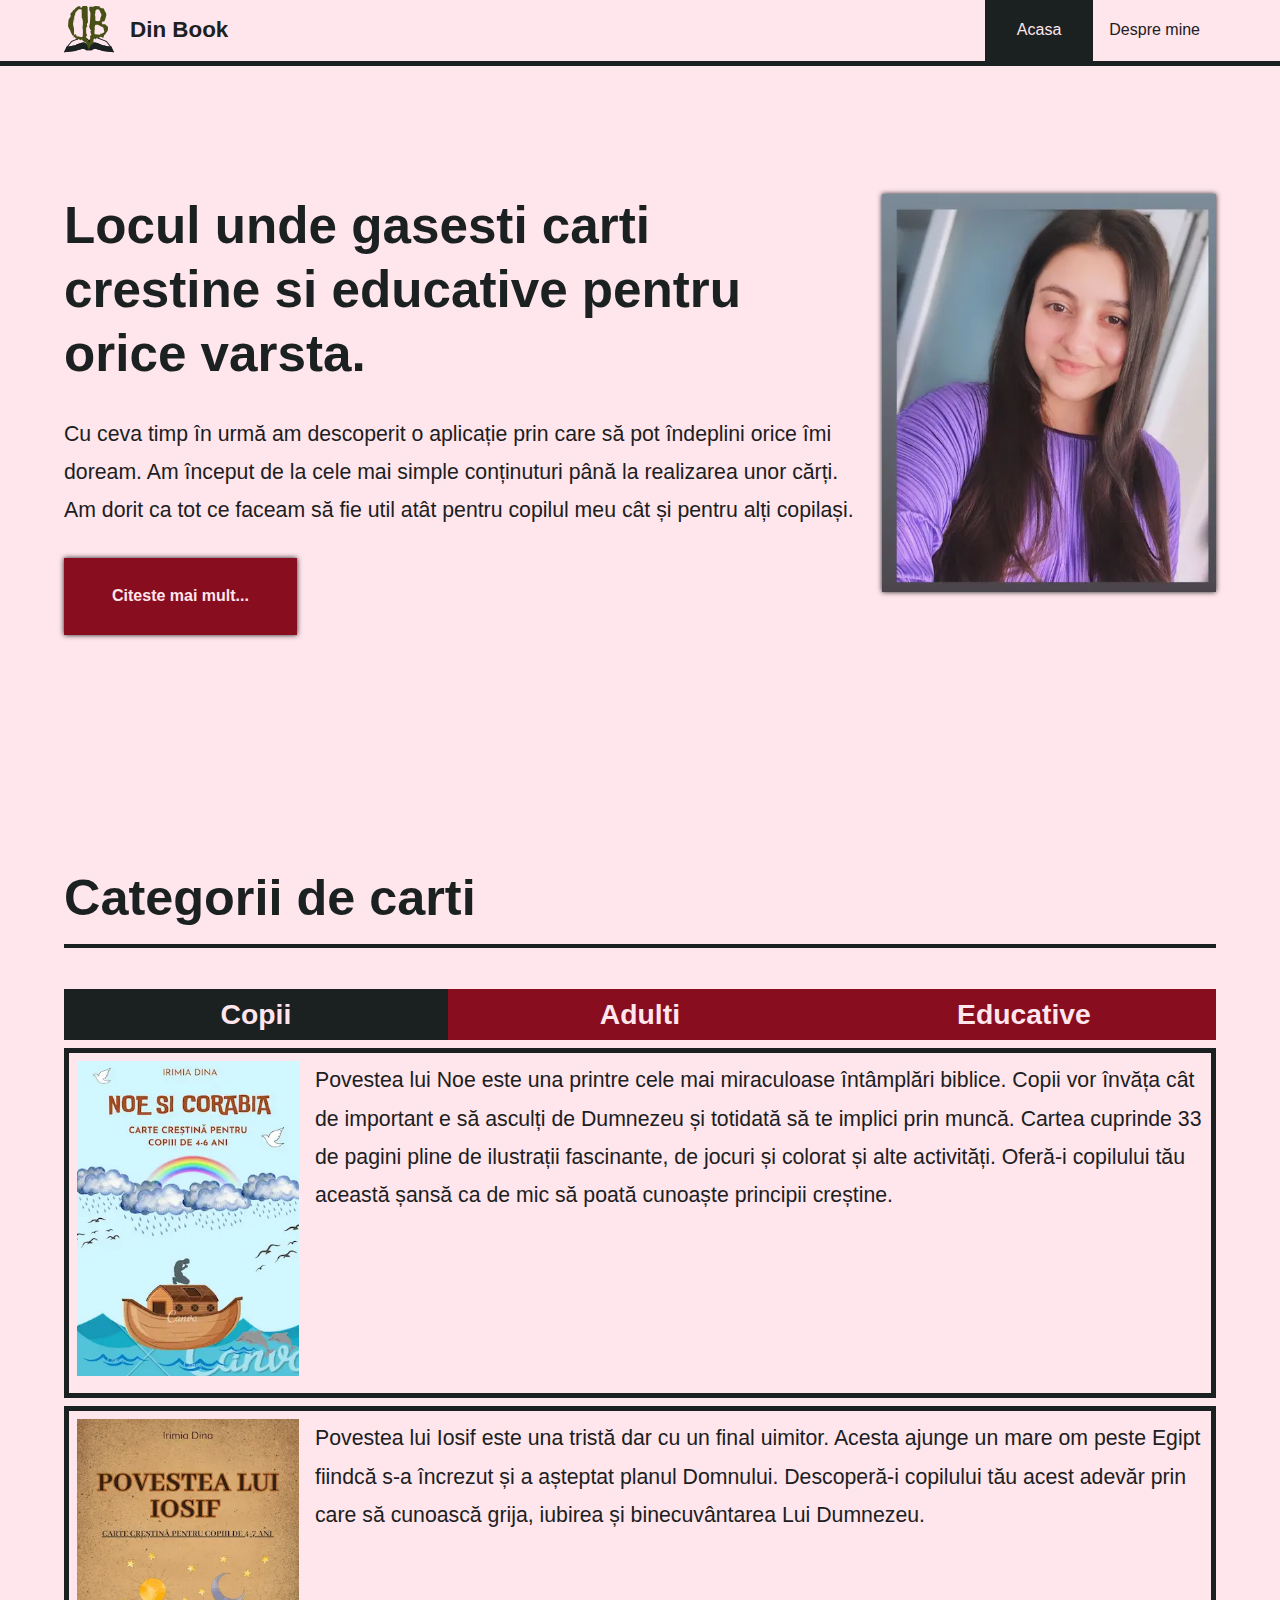
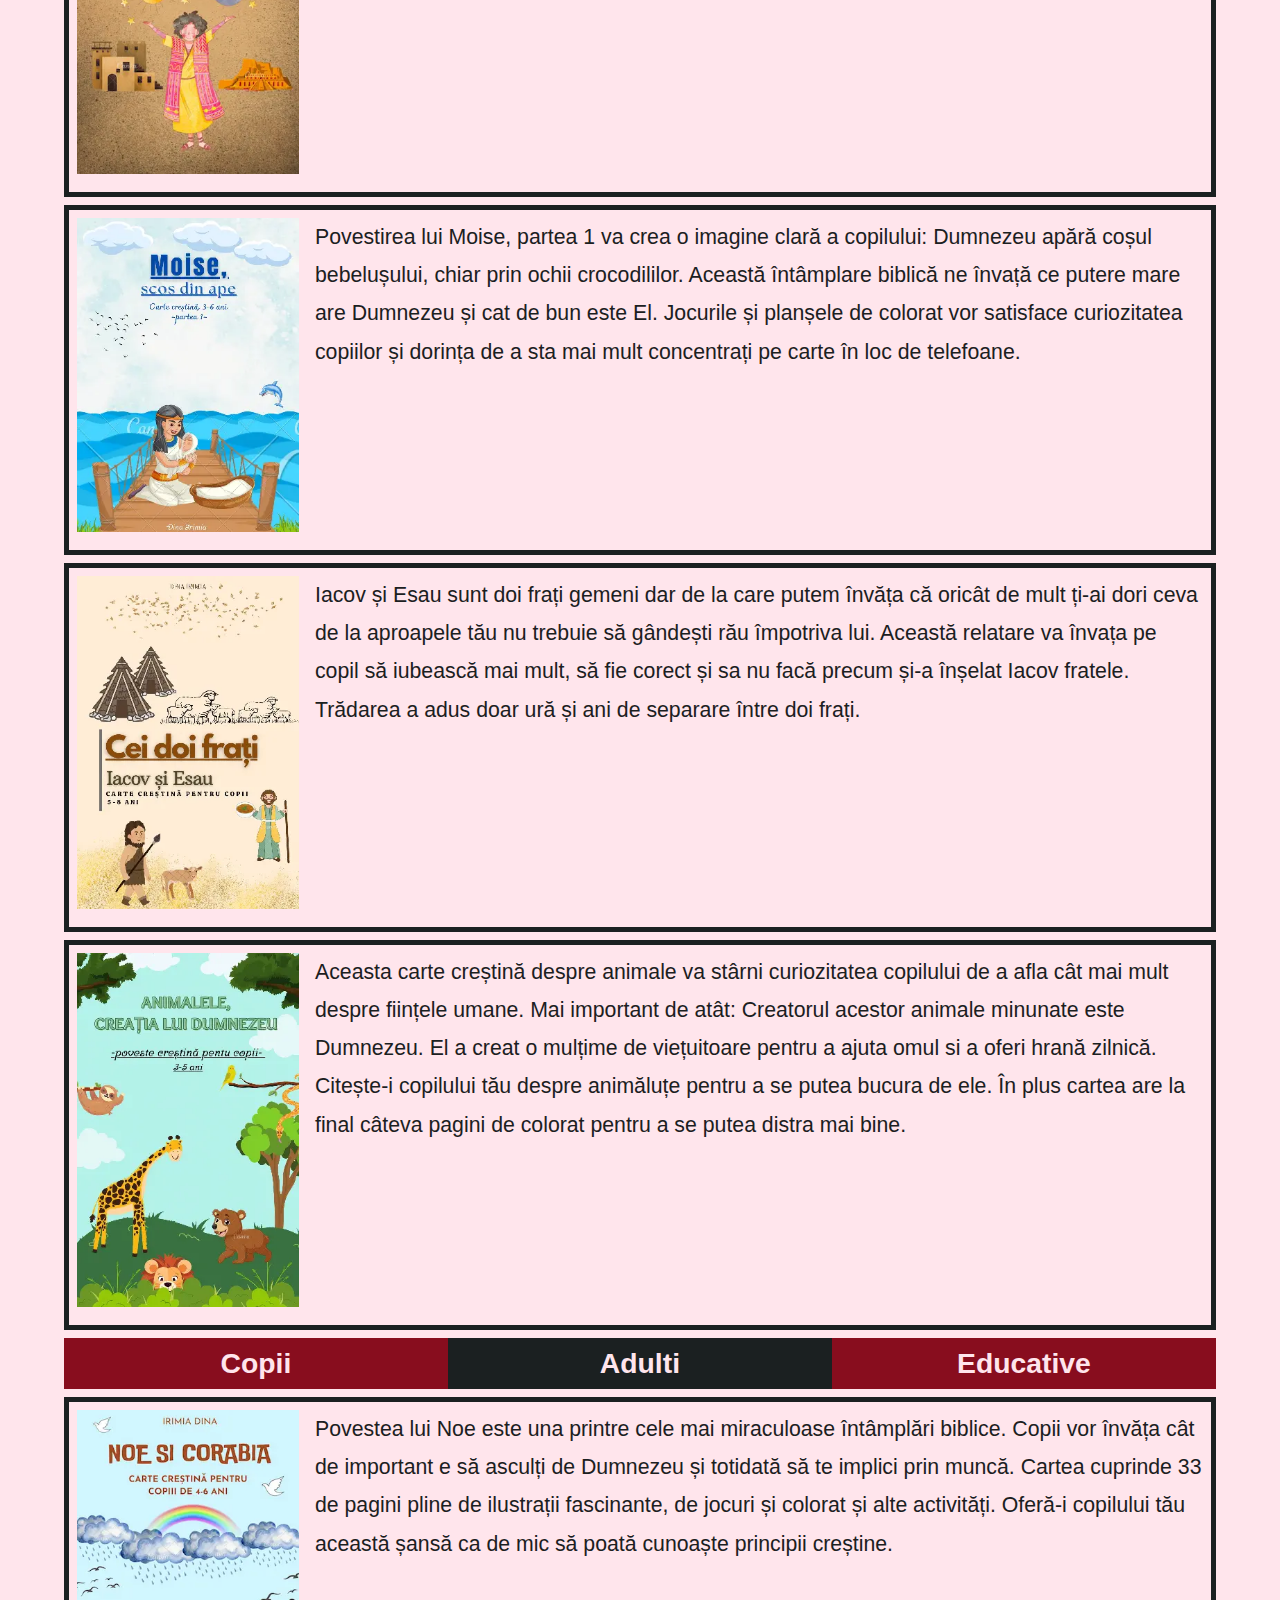
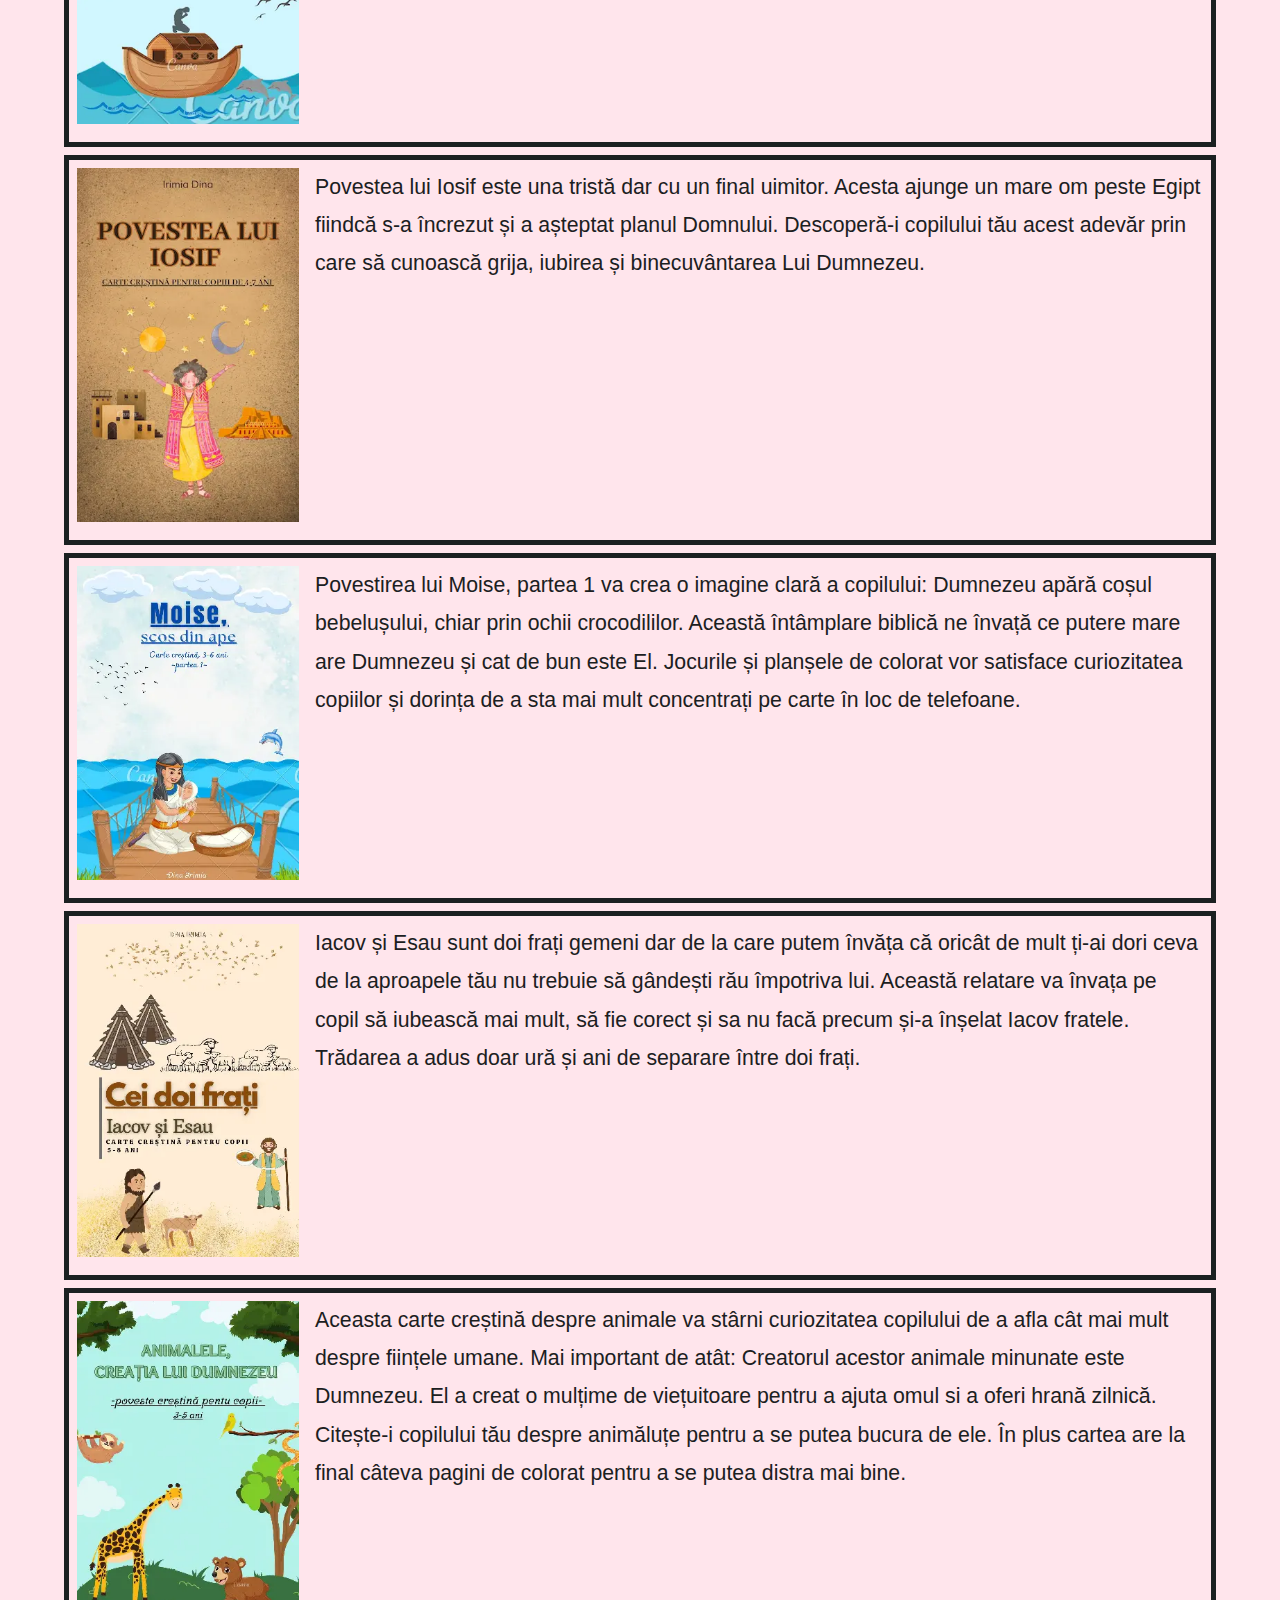
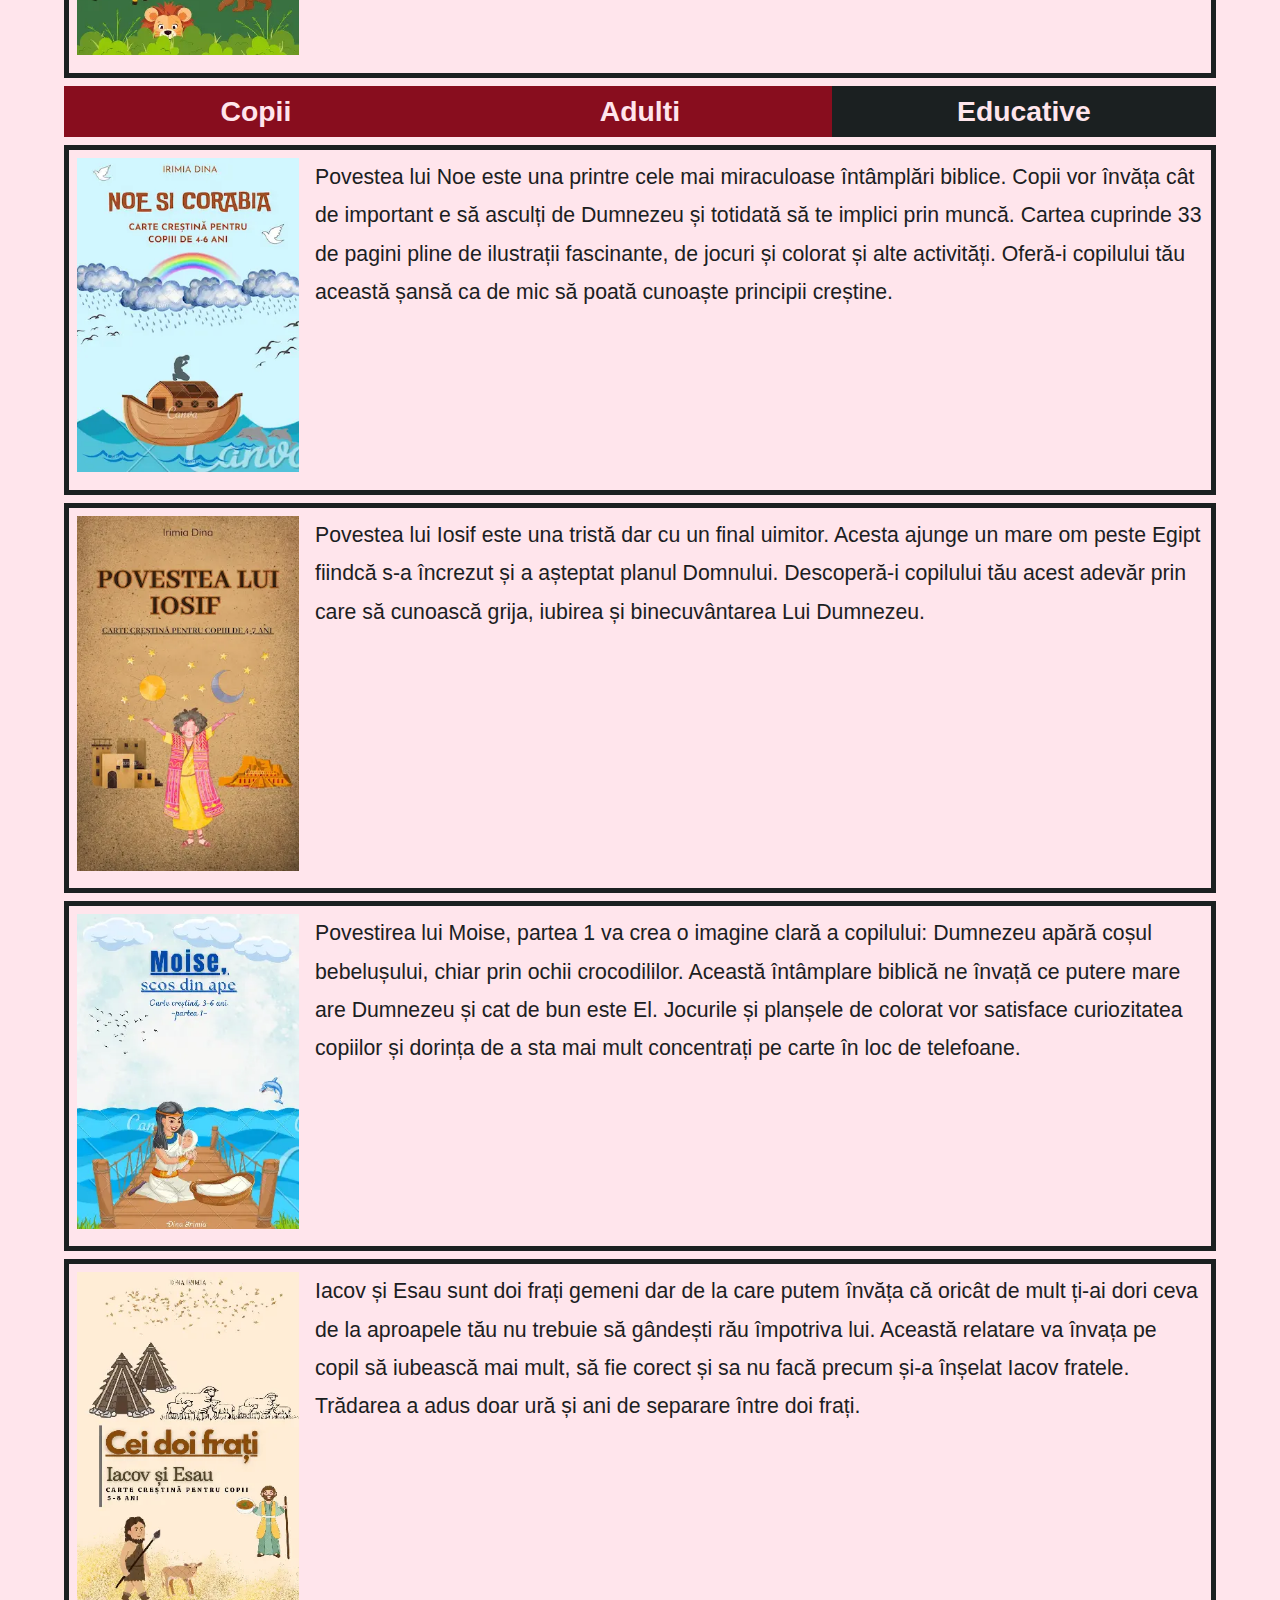
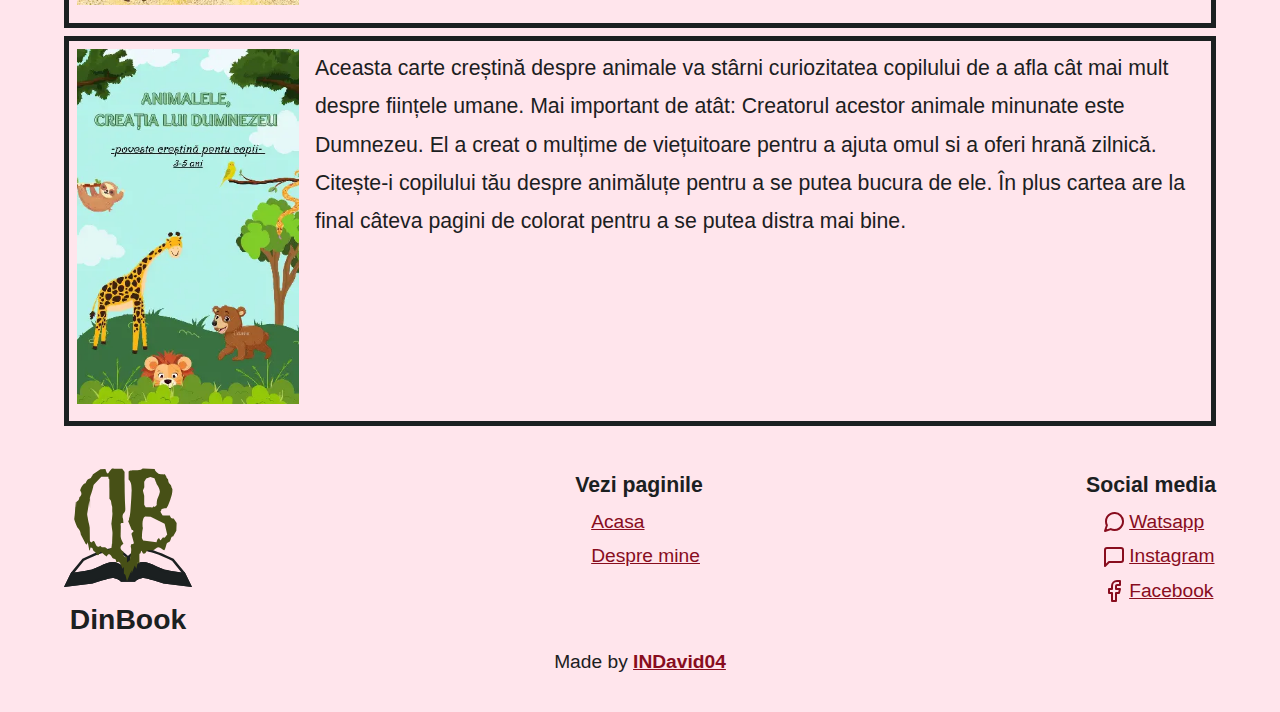
<file: index.html>
<!DOCTYPE html>
<html lang="ro">
<head>
    <meta charset="UTF-8">
    <meta name="viewport" content="width=device-width, initial-scale=1.0">

    <!-- SEO -->
    <meta name="robots" content="index, follow, max-image-preview:large, max-snippet:-1, max-video-preview:-1" />
    <meta http-equiv="X-UA-Compatible" content="IE=edge" />
    <meta name="description" content="Locul in care gasesti carti crestine si educative pentru orice categorie de varsta, de la copii pana la adulti" />
    <link rel="canonical" href="https://dinbook.github.io/acasa/" />
    <meta property="og:title" content="Din Book | Acasa" />
    <meta property="og:description" content="Locul in care gasesti carti crestine si educative pentru orice categorie de varsta, de la copii pana la adulti" />
    <meta property="og:site_name" content="Din Book" />
    <meta property="og:type" content="website" />
    <meta property="og:locale" content="ro_RO" />
    <meta property="og:url" content="https://dinbook.github.io/acasa/" />
    <meta property="og:image" content="./og-image.webp" />
    <meta property="og:image:width" content="1200" />
    <meta property="og:image:height" content="630" />
    <meta property="og:image:alt" content="Ilustartie pentru site-ul de prezentare a cartilor realizate de Irimia Dina" />
    <meta property="article:publisher" content="https://www.facebook.com/dina.irimia" />
    <meta property="article:published_time" content="2024-09-03T17:19:00+03:00" />
    <meta property="article:modified_time" content="2024-09-03T17:19:01+03:00" />
    <meta name="twitter:site" content="@INDavid04" />
    <meta name="twitter:creator" content="@INDavid04" />
    <meta name="twitter:card" content="summary_large_image" />

    <!-- Favicon -->
    <link rel="apple-touch-icon" sizes="180x180" href="./assets/img/apple-touch-icon.png">
    <link rel="icon" type="image/png" sizes="32x32" href="./assets/img/favicon-32x32.png">
    <link rel="icon" type="image/png" sizes="16x16" href="./assets/img/favicon-16x16.png">
    <link rel="manifest" href="./assets/img/site.webmanifest">
    <link rel="mask-icon" href="./assets/img/safari-pinned-tab.svg" color="#375c00">
    <meta name="msapplication-TileColor" content="#da532c">
    <meta name="theme-color" content="#ffffff">
    <link rel="stylesheet" href="./assets/css/styles.css">
    <title>DinBook | Acasa</title>
</head>
<body>
    <header class="container" id="header">
        <a class="LogoContainer" href="./" title="Mergi catre pagina principala">
            <img class="LogoImg" src="./assets/img/logo.svg" alt="DinBook logo with D and B letters on the opened book">
            <p class="LogoP">Din Book</p>
        </a>
        <div class="MenuContainer">
            <label class="HamburgerMenu">
                <input type="checkbox">
            </label>
            <nav class="Menu">
                <ul class="MenuList">
                    <li class="MenuListItem active">Acasa</li>
                    <li class="MenuListItem"><a href="./despre.html" title="Mergi catre pagina informativa">Despre mine</a></li>
                </ul>
            </nav>
        </div>
    </header>

    <main>
        <section class="HeroSection container row">
            <div class="HeroText col-1">
                <h1 class="HeroMotto">Locul unde gasesti carti crestine si educative pentru orice varsta.</h1>
                <br>
                <p class="HeroP">Cu ceva timp în urmă am descoperit o aplicație prin care să pot îndeplini orice îmi doream. Am început de la cele mai simple conținuturi până la realizarea unor cărți. Am dorit ca tot ce faceam să fie util atât pentru copilul meu cât și pentru alți copilași.</p>
                <br>
                <a class="HeroCTA" href="./despre.html" title="Vezi pagina despre mine!">Citeste mai mult...</a>
            </div>
            <img class="col-2 HeroImg" src="./assets/img/h1.webp" width="400" height="auto" alt="Fata intr-o rochie galben-verzuie pe o banca in parc">
        </section>
        <section class="CategorySection container">
            <h2 class="SectionTitle">Categorii de carti</h2>
            <article id="copii" class="Category">
                <h3 class="CategoryTitle">
                    <span class="CategoryName">Copii</span>
                    <a href="#adulti" class="CategoryName CategoryLink">Adulti</a>
                    <a href="#educative" class="CategoryName CategoryLink">Educative</a>
                </h3>
                <div class="Books">
                    <div class="Book">
                        <div class="BookImg">
                            <img src="./assets/img/noe.webp" alt="Noe si corabia - carte crestina pentru copii de 4-8 ani">
                        </div>
                        <p class="BookDescription">Povestea lui Noe este una printre cele mai miraculoase întâmplări biblice. Copii vor învăța cât de important e să asculți de Dumnezeu și totidată să te implici prin muncă. Cartea cuprinde 33 de pagini pline de ilustrații fascinante, de jocuri și colorat și alte activități. Oferă-i copilului tău această șansă ca de mic să poată cunoaște principii creștine.</p>
                    </div>
                    <div class="Book">
                        <div class="BookImg">
                            <img src="./assets/img/iosif.webp" alt="Povestea lui Iosif - carte crestina pentru copii de 4-8 ani" width="200">
                        </div>
                        <p class="BookDescription">Povestea lui Iosif este una tristă dar cu un final uimitor. Acesta ajunge un mare om peste Egipt fiindcă s-a încrezut și a așteptat planul Domnului. Descoperă-i copilului tău acest adevăr prin care să cunoască grija, iubirea și binecuvântarea Lui Dumnezeu.</p>
                    </div>
                    <div class="Book">
                        <div class="BookImg">
                            <img src="./assets/img/moise.webp" alt="Povestirea lui Moise - carte crestina pentru copii de 4-8 ani" width="200">
                        </div>
                        <p class="BookDescription">Povestirea lui Moise, partea 1 va crea o imagine clară a copilului: Dumnezeu apără  coșul bebelușului, chiar prin ochii crocodililor. Această întâmplare biblică ne învață ce putere mare are Dumnezeu și cat de bun este El. Jocurile și planșele de colorat vor satisface curiozitatea copiilor și dorința de a sta mai mult concentrați pe carte în loc de telefoane.</p>
                    </div>
                    <div class="Book">
                        <div class="BookImg">
                            <img src="./assets/img/iacov.webp" alt="Povestea celor doi frati: Iacov si Esau - carte crestina pentru copii de 4-8 ani" width="200">
                        </div>
                        <p class="BookDescription">Iacov și Esau sunt doi frați gemeni dar de la care putem învăța că oricât de mult ți-ai dori ceva de la aproapele tău nu trebuie să gândești rău împotriva lui. Această relatare  va învața pe copil să iubească mai mult, să fie corect și sa nu facă precum și-a înșelat Iacov fratele. Trădarea a adus doar ură și ani de separare între doi frați.</p>
                    </div>
                    <div class="Book">
                        <div class="BookImg">
                            <img src="./assets/img/animale.webp" alt="Povestea animalelor - carte crestina pentru copii de 4-8 ani" width="200">
                        </div>
                        <p class="BookDescription">Aceasta carte creștină despre animale va stârni curiozitatea copilului de a afla cât mai mult despre ființele umane. Mai important de atât: Creatorul acestor animale minunate este Dumnezeu. El a creat o mulțime de viețuitoare pentru a ajuta omul si a oferi hrană zilnică. Citește-i copilului tău despre animăluțe pentru a se putea bucura de ele. În plus cartea are la final câteva pagini de colorat pentru a se putea distra mai bine.</p>
                    </div>
                </div>
            </article>
            <article id="adulti" class="Category">
                <h3 class="CategoryTitle">
                    <a href="#copii" class="CategoryName CategoryLink">Copii</a>
                    <span class="CategoryName">Adulti</span>
                    <a href="#educative" class="CategoryName CategoryLink">Educative</a>
                </h3>
                <div class="Books">
                    <div class="Book">
                        <div class="BookImg">
                            <img src="./assets/img/noe.webp" alt="Noe si corabia - carte crestina pentru copii de 4-8 ani">
                        </div>
                        <p class="BookDescription">Povestea lui Noe este una printre cele mai miraculoase întâmplări biblice. Copii vor învăța cât de important e să asculți de Dumnezeu și totidată să te implici prin muncă. Cartea cuprinde 33 de pagini pline de ilustrații fascinante, de jocuri și colorat și alte activități. Oferă-i copilului tău această șansă ca de mic să poată cunoaște principii creștine.</p>
                    </div>
                    <div class="Book">
                        <div class="BookImg">
                            <img src="./assets/img/iosif.webp" alt="Povestea lui Iosif - carte crestina pentru copii de 4-8 ani" width="200">
                        </div>
                        <p class="BookDescription">Povestea lui Iosif este una tristă dar cu un final uimitor. Acesta ajunge un mare om peste Egipt fiindcă s-a încrezut și a așteptat planul Domnului. Descoperă-i copilului tău acest adevăr prin care să cunoască grija, iubirea și binecuvântarea Lui Dumnezeu.</p>
                    </div>
                    <div class="Book">
                        <div class="BookImg">
                            <img src="./assets/img/moise.webp" alt="Povestirea lui Moise - carte crestina pentru copii de 4-8 ani" width="200">
                        </div>
                        <p class="BookDescription">Povestirea lui Moise, partea 1 va crea o imagine clară a copilului: Dumnezeu apără  coșul bebelușului, chiar prin ochii crocodililor. Această întâmplare biblică ne învață ce putere mare are Dumnezeu și cat de bun este El. Jocurile și planșele de colorat vor satisface curiozitatea copiilor și dorința de a sta mai mult concentrați pe carte în loc de telefoane.</p>
                    </div>
                    <div class="Book">
                        <div class="BookImg">
                            <img src="./assets/img/iacov.webp" alt="Povestea celor doi frati: Iacov si Esau - carte crestina pentru copii de 4-8 ani" width="200">
                        </div>
                        <p class="BookDescription">Iacov și Esau sunt doi frați gemeni dar de la care putem învăța că oricât de mult ți-ai dori ceva de la aproapele tău nu trebuie să gândești rău împotriva lui. Această relatare  va învața pe copil să iubească mai mult, să fie corect și sa nu facă precum și-a înșelat Iacov fratele. Trădarea a adus doar ură și ani de separare între doi frați.</p>
                    </div>
                    <div class="Book">
                        <div class="BookImg">
                            <img src="./assets/img/animale.webp" alt="Povestea animalelor - carte crestina pentru copii de 4-8 ani" width="200">
                        </div>
                        <p class="BookDescription">Aceasta carte creștină despre animale va stârni curiozitatea copilului de a afla cât mai mult despre ființele umane. Mai important de atât: Creatorul acestor animale minunate este Dumnezeu. El a creat o mulțime de viețuitoare pentru a ajuta omul si a oferi hrană zilnică. Citește-i copilului tău despre animăluțe pentru a se putea bucura de ele. În plus cartea are la final câteva pagini de colorat pentru a se putea distra mai bine.</p>
                    </div>
                </div>
            </article>
            <article id="educative" class="Category">
                <h3 class="CategoryTitle">
                    <a href="#copii" class="CategoryName CategoryLink">Copii</a>
                    <a href="#adulti" class="CategoryName CategoryLink">Adulti</a>
                    <span class="CategoryName">Educative</span>
                </h3>
                <div class="Books">
                    <div class="Book">
                        <div class="BookImg">
                            <img src="./assets/img/noe.webp" alt="Noe si corabia - carte crestina pentru copii de 4-8 ani">
                        </div>
                        <p class="BookDescription">Povestea lui Noe este una printre cele mai miraculoase întâmplări biblice. Copii vor învăța cât de important e să asculți de Dumnezeu și totidată să te implici prin muncă. Cartea cuprinde 33 de pagini pline de ilustrații fascinante, de jocuri și colorat și alte activități. Oferă-i copilului tău această șansă ca de mic să poată cunoaște principii creștine.</p>
                    </div>
                    <div class="Book">
                        <div class="BookImg">
                            <img src="./assets/img/iosif.webp" alt="Povestea lui Iosif - carte crestina pentru copii de 4-8 ani" width="200">
                        </div>
                        <p class="BookDescription">Povestea lui Iosif este una tristă dar cu un final uimitor. Acesta ajunge un mare om peste Egipt fiindcă s-a încrezut și a așteptat planul Domnului. Descoperă-i copilului tău acest adevăr prin care să cunoască grija, iubirea și binecuvântarea Lui Dumnezeu.</p>
                    </div>
                    <div class="Book">
                        <div class="BookImg">
                            <img src="./assets/img/moise.webp" alt="Povestirea lui Moise - carte crestina pentru copii de 4-8 ani" width="200">
                        </div>
                        <p class="BookDescription">Povestirea lui Moise, partea 1 va crea o imagine clară a copilului: Dumnezeu apără  coșul bebelușului, chiar prin ochii crocodililor. Această întâmplare biblică ne învață ce putere mare are Dumnezeu și cat de bun este El. Jocurile și planșele de colorat vor satisface curiozitatea copiilor și dorința de a sta mai mult concentrați pe carte în loc de telefoane.</p>
                    </div>
                    <div class="Book">
                        <div class="BookImg">
                            <img src="./assets/img/iacov.webp" alt="Povestea celor doi frati: Iacov si Esau - carte crestina pentru copii de 4-8 ani" width="200">
                        </div>
                        <p class="BookDescription">Iacov și Esau sunt doi frați gemeni dar de la care putem învăța că oricât de mult ți-ai dori ceva de la aproapele tău nu trebuie să gândești rău împotriva lui. Această relatare  va învața pe copil să iubească mai mult, să fie corect și sa nu facă precum și-a înșelat Iacov fratele. Trădarea a adus doar ură și ani de separare între doi frați.</p>
                    </div>
                    <div class="Book">
                        <div class="BookImg">
                            <img src="./assets/img/animale.webp" alt="Povestea animalelor - carte crestina pentru copii de 4-8 ani" width="200">
                        </div>
                        <p class="BookDescription">Aceasta carte creștină despre animale va stârni curiozitatea copilului de a afla cât mai mult despre ființele umane. Mai important de atât: Creatorul acestor animale minunate este Dumnezeu. El a creat o mulțime de viețuitoare pentru a ajuta omul si a oferi hrană zilnică. Citește-i copilului tău despre animăluțe pentru a se putea bucura de ele. În plus cartea are la final câteva pagini de colorat pentru a se putea distra mai bine.</p>
                    </div>
                </div>
            </article>
        </section>
    </main>
    
    <footer>
        <div class="FooterRow container">
            <a href="./" title="Mergi catre pagina principala chiar acum!" class="FooterLogo">
                <img src="./assets/img/logo.svg" alt="DinBook logo with D and B letters on the opened book" class="FooterLogoImg">
                <h3 class="FooterLogoText">DinBook</h3>
            </a>
            <div class="FooterPages">
                <h4 class="FooterTitle">Vezi paginile</h4>
                <ol class="FooterList">
                    <li class="FooterListItem"><a href="./" title="Mergi catre pagina principala" class="FooterLink">Acasa</a></li>
                    <li class="FooterListItem"><a href="./despre.html" title="Mergi catre pagina despre mine" class="FooterLink">Despre mine</a></li>
                </ol>
            </div>
            <div class="FooterSocial">
                <h4 class="FooterTitle">Social media</h4>
                <ol class="FooterList">
                    <li class="FooterListItem">
                        <a href="https://wa.me/+40755953262?text=Buna!%20As%20dori%20mai%20multe%20detalii%20despre%20cartile%20tale!" title="Trimite-mi un mesaj pe Watsapp chiar acum!" class="FooterLink" target="_blank" rel="noopener noreferrer">
                            <svg xmlns="http://www.w3.org/2000/svg" width="24" height="24" viewBox="0 0 24 24" fill="none" stroke="currentColor" stroke-width="2" stroke-linecap="round" stroke-linejoin="round"><path d="M21 11.5a8.38 8.38 0 0 1-.9 3.8 8.5 8.5 0 0 1-7.6 4.7 8.38 8.38 0 0 1-3.8-.9L3 21l1.9-5.7a8.38 8.38 0 0 1-.9-3.8 8.5 8.5 0 0 1 4.7-7.6 8.38 8.38 0 0 1 3.8-.9h.5a8.48 8.48 0 0 1 8 8v.5z"></path></svg>
                            <span>Watsapp</span>
                        </a>
                    </li>
                    <li class="FooterListItem">
                        <a href="https://www.instagram.com/irimia_dina/" title="Vezi profilul meu de Instagram chiar acum!" class="FooterLink" target="_blank" rel="noopener noreferrer">
                            <svg xmlns="http://www.w3.org/2000/svg" width="24" height="24" viewBox="0 0 24 24" fill="none" stroke="currentColor" stroke-width="2" stroke-linecap="round" stroke-linejoin="round"><path d="M21 15a2 2 0 0 1-2 2H7l-4 4V5a2 2 0 0 1 2-2h14a2 2 0 0 1 2 2z"></path></svg>
                            <span>Instagram</span>
                        </a>
                    </li>
                    <li class="FooterListItem">
                        <a href="https://www.facebook.com/dina.irimia" title="Vezi profilul meu de Facebook chiar acum!" class="FooterLink" target="_blank" rel="noopener noreferrer">
                            <svg xmlns="http://www.w3.org/2000/svg" width="24" height="24" viewBox="0 0 24 24" fill="none" stroke="currentColor" stroke-width="2" stroke-linecap="round" stroke-linejoin="round"> <path d="M18 2h-3a5 5 0 0 0-5 5v3H7v4h3v8h4v-8h3l1-4h-4V7a1 1 0 0 1 1-1h3z"></path></svg>
                            <span>Facebook</span>
                        </a>
                    </li>
                </ol>
            </div>
        </div>
        <p class="FooterCopyright">Made by <a href="https://indavid04.github.io/portofolio/" title="Vezi portofoliul creatorului paginii" class="FooterCopyLink" target="_blank" rel="noopener noreferrer">INDavid04</a></p>
    </footer>
</body>
</html>
</file>
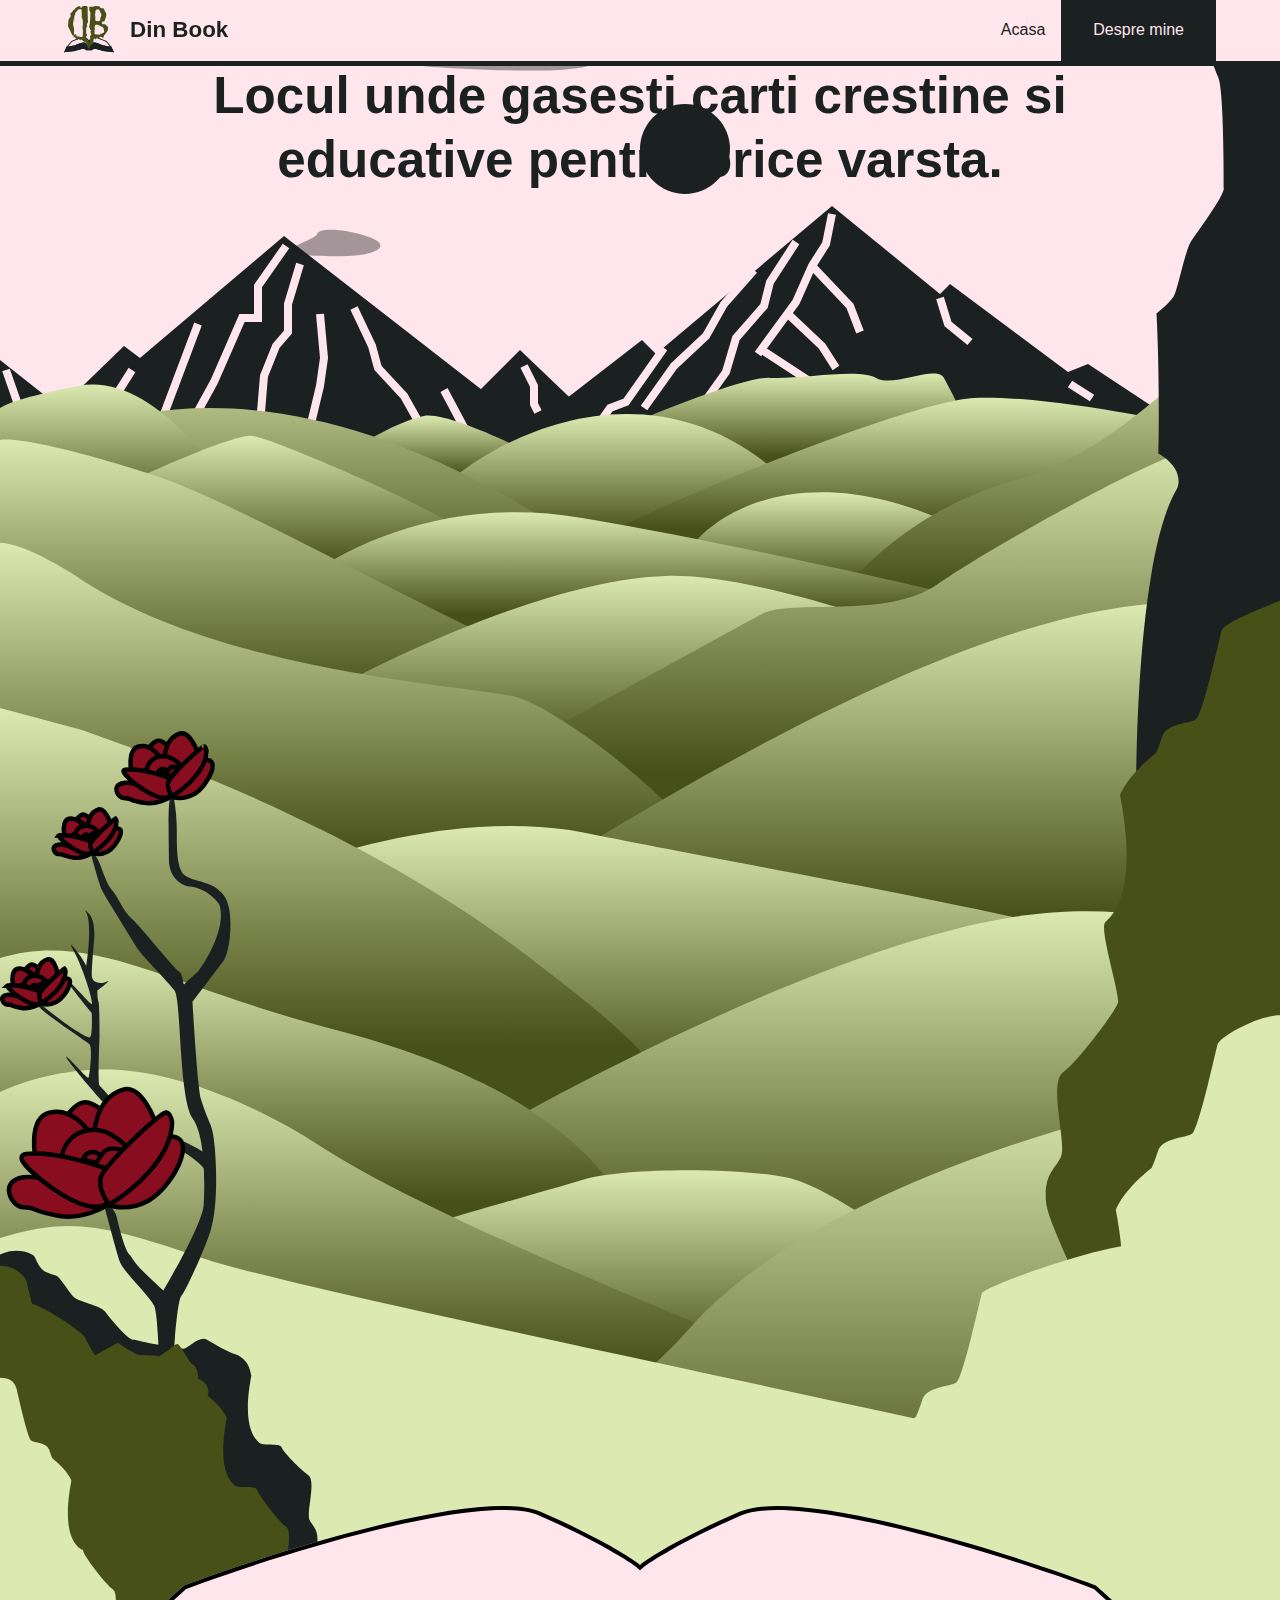
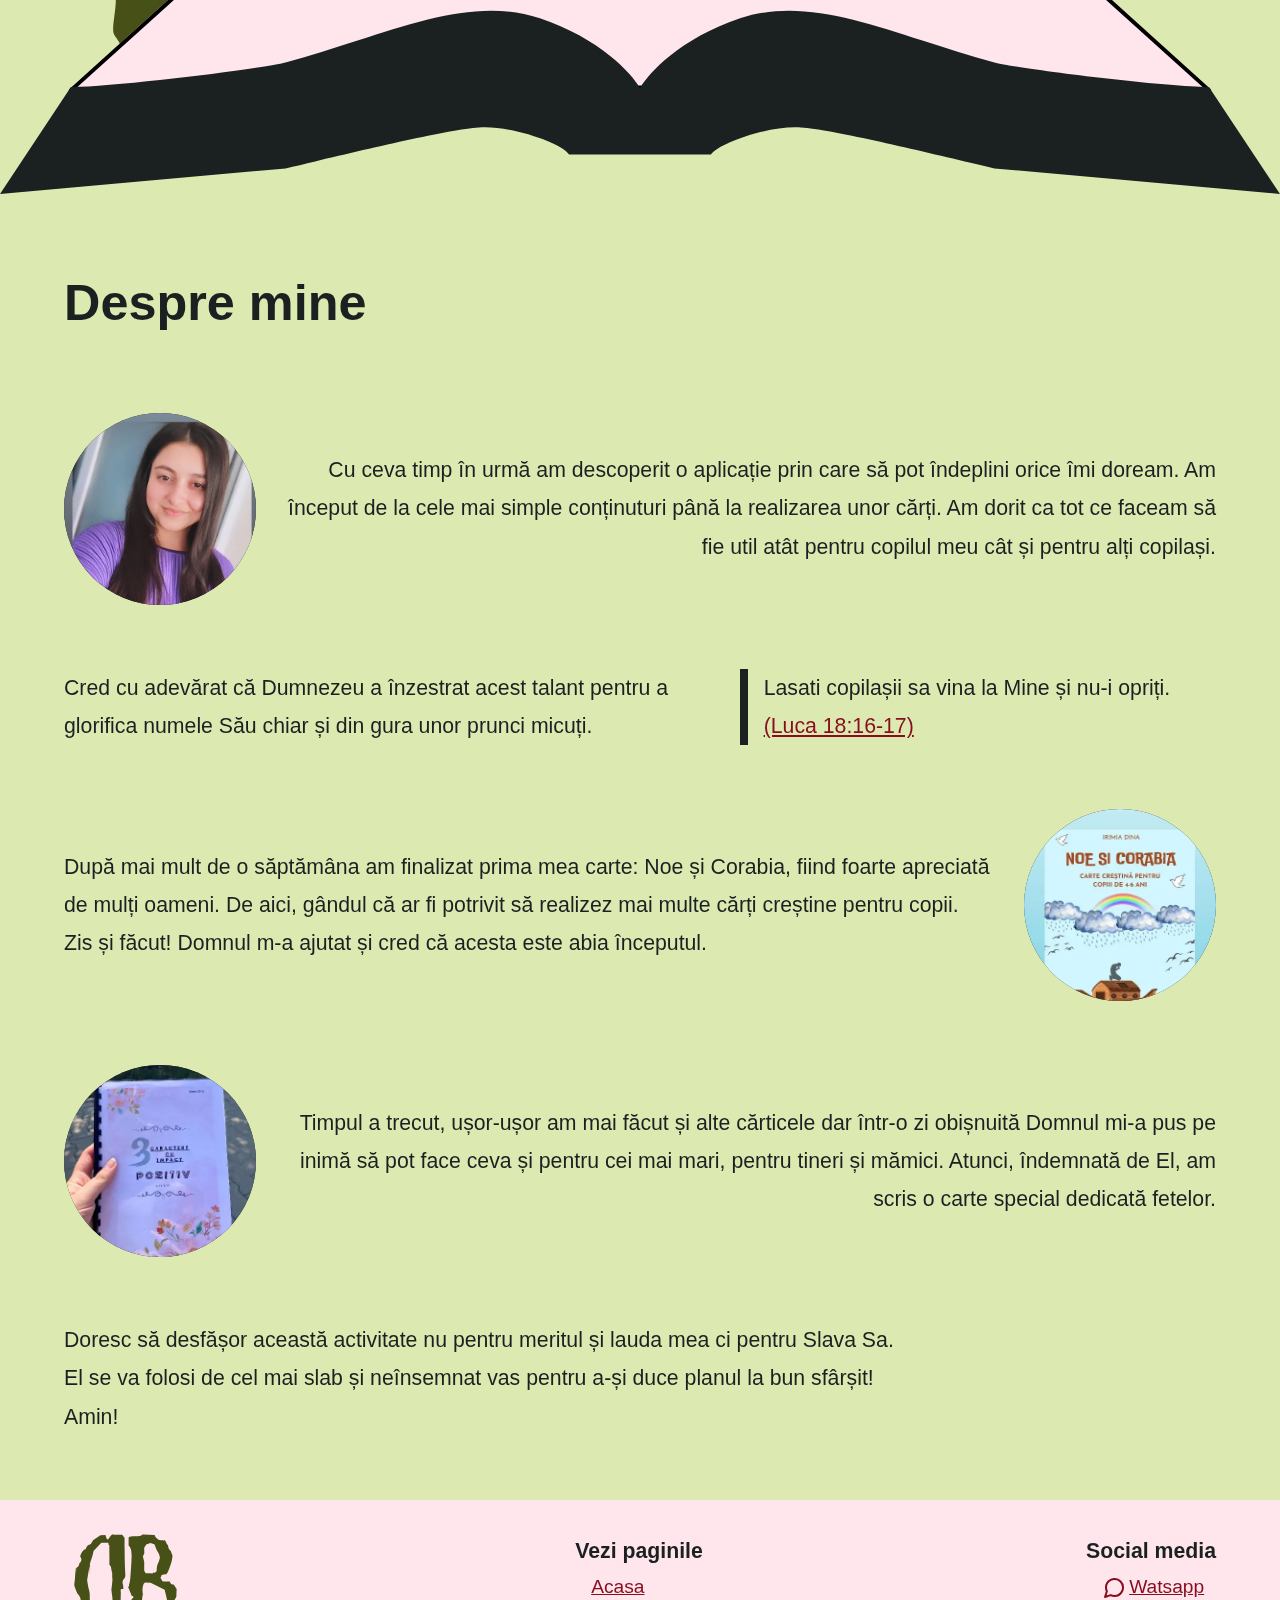
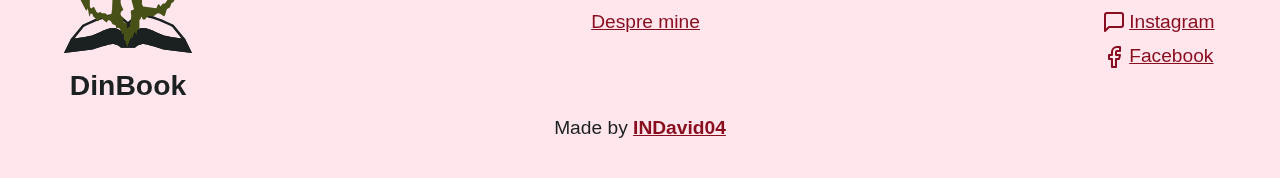
<file: despre.html>
<!DOCTYPE html>
<html lang="ro">
<head>
    <meta charset="UTF-8">
    <meta name="viewport" content="width=device-width, initial-scale=1.0">

    <!-- SEO -->
    <meta name="robots" content="index, follow, max-image-preview:large, max-snippet:-1, max-video-preview:-1" />
    <meta http-equiv="X-UA-Compatible" content="IE=edge" />
    <meta name="description" content="Locul in care gasesti carti crestine si educative pentru orice categorie de varsta, de la copii pana la adulti" />
    <link rel="canonical" href="https://dinbook.github.io/acasa/" />
    <meta property="og:title" content="Din Book | Acasa" />
    <meta property="og:description" content="Locul in care gasesti carti crestine si educative pentru orice categorie de varsta, de la copii pana la adulti" />
    <meta property="og:site_name" content="Din Book" />
    <meta property="og:type" content="website" />
    <meta property="og:locale" content="ro_RO" />
    <meta property="og:url" content="https://dinbook.github.io/acasa/" />
    <meta property="og:image" content="./og-image.webp" />
    <meta property="og:image:width" content="1200" />
    <meta property="og:image:height" content="630" />
    <meta property="og:image:alt" content="Ilustartie pentru site-ul de prezentare a cartilor realizate de Irimia Dina" />
    <meta property="article:publisher" content="https://www.facebook.com/dina.irimia" />
    <meta property="article:published_time" content="2024-09-03T17:19:00+03:00" />
    <meta property="article:modified_time" content="2024-09-03T17:19:01+03:00" />
    <meta name="twitter:site" content="@INDavid04" />
    <meta name="twitter:creator" content="@INDavid04" />
    <meta name="twitter:card" content="summary_large_image" />

    <!-- Favicon -->
    <link rel="apple-touch-icon" sizes="180x180" href="./assets/img/apple-touch-icon.png">
    <link rel="icon" type="image/png" sizes="32x32" href="./assets/img/favicon-32x32.png">
    <link rel="icon" type="image/png" sizes="16x16" href="./assets/img/favicon-16x16.png">
    <link rel="manifest" href="./assets/img/site.webmanifest">
    <link rel="mask-icon" href="./assets/img/safari-pinned-tab.svg" color="#375c00">
    <meta name="msapplication-TileColor" content="#da532c">
    <meta name="theme-color" content="#ffffff">
    <link rel="stylesheet" href="./assets/css/styles.css">
    <title>DinBook | Despre mine</title>
</head>
<body>
    <header class="container" id="header">
        <a class="LogoContainer" href="./" title="Mergi catre pagina principala">
            <img class="LogoImg" src="./assets/img/logo.svg" alt="DinBook logo with D and B letters on the opened book">
            <p class="LogoP">Din Book</p>
        </a>
        <div class="MenuContainer">
            <label class="HamburgerMenu">
                <input type="checkbox">
            </label>
            <nav class="Menu">
                <ul class="MenuList">
                    <li class="MenuListItem"><a href="./" title="Mergi catre pagina principala">Acasa</a></li>
                    <li class="MenuListItem active">Despre mine</li>
                </ul>
            </nav>
        </div>
    </header>

    <main>
        <section class="HeroParallax">
            <h1 class="ParallaxText">Locul unde gasesti carti crestine si educative pentru orice varsta.</h1>
            <img src="./assets/img/sun.svg" alt="sun" id="sun">
            <img src="./assets/img/mountains.svg" alt="mountains" id="mountains">
            <img src="./assets/img/clouds.svg" alt="clouds" id="clouds">
            <img src="./assets/img/hills.svg" alt="hills" id="hills">
            <img src="./assets/img/right.svg" alt="right" id="right">
            <img src="./assets/img/left.svg" alt="left" id="left">
            <img src="./assets/img/book.svg" alt="book" id="book">
        </section>

        <section class="HeroAbout container">
            <h2>Despre mine</h2>
            <div class="About">
                <div class="AboutImg">
                    <img src="./assets/img/h1.webp" alt="Fata intro bluza mov cu parul negru">
                </div>
                <p class="AboutP align-right">Cu ceva timp în urmă am descoperit o aplicație prin care să pot îndeplini orice îmi doream. Am început de la cele mai simple conținuturi până la realizarea unor cărți. Am dorit ca tot ce faceam să fie util atât pentru copilul meu cât și pentru alți copilași.</p> 
            </div>
            <div class="About">
                <p>Cred cu adevărat că Dumnezeu a înzestrat acest talant pentru a glorifica numele Său chiar și din gura unor prunci micuți.</p>
                <blockquote id="aboutCite" cite="https://www.bible.com/ro/bible/191/LUK.18.16-17.VDC">Lasati copilașii sa vina la Mine și nu-i opriți. <br> <a href="https://www.bible.com/ro/bible/191/LUK.18.16-17.VDC" title="Vezi sursa" target="_blank">(Luca 18:16-17)</a></blockquote>
            </div>
            <div class="About">
                <img src="./assets/img/h2.webp" class="AboutImg Noah" alt="Ilustratie cu arca lui noe, un curcubeu si un om care se roaga">
                <p class="AboutP Noah">După mai mult de o săptămâna am finalizat prima mea carte: Noe și Corabia, fiind foarte apreciată de mulți oameni. De aici, gândul că ar fi potrivit să realizez mai multe cărți creștine pentru copii. Zis și făcut! Domnul m-a ajutat și cred că acesta este abia începutul.</p>
            </div>
            <div class="About">
                <img src="./assets/img/h3.webp" class="AboutImg" alt="Jurnalul Trei caractere cu impact pozitiv">
                <p class="AboutP align-right">Timpul a trecut, ușor-ușor am mai făcut și alte cărticele dar într-o zi obișnuită Domnul mi-a pus pe inimă să pot face ceva și pentru cei mai mari, pentru tineri și mămici. Atunci, îndemnată de El, am scris o carte special dedicată fetelor.</p>
            </div>
            <p class="EndingParagraph">Doresc să desfășor această activitate nu pentru meritul și lauda mea ci pentru Slava Sa. <br> El se va folosi de cel mai slab și neînsemnat vas pentru a-și duce planul la bun sfârșit! <br> Amin!</p>
        </section>
    </main>
    
    <footer>
        <div class="FooterRow container">
            <a href="./" title="Mergi catre pagina principala chiar acum!" class="FooterLogo">
                <img src="./assets/img/logo.svg" alt="DinBook logo with D and B letters on the opened book" class="FooterLogoImg">
                <h3 class="FooterLogoText">DinBook</h3>
            </a>
            <div class="FooterPages">
                <h4 class="FooterTitle">Vezi paginile</h4>
                <ol class="FooterList">
                    <li class="FooterListItem"><a href="./" title="Mergi catre pagina principala" class="FooterLink">Acasa</a></li>
                    <li class="FooterListItem"><a href="./despre.html" title="Mergi catre pagina despre mine" class="FooterLink">Despre mine</a></li>
                </ol>
            </div>
            <div class="FooterSocial">
                <h4 class="FooterTitle">Social media</h4>
                <ol class="FooterList">
                    <li class="FooterListItem">
                        <a href="https://wa.me/+40755953262?text=Fie ca doresti mai multe informatii despre o anume carte sau chiar mai multe carti, fie ca ai dubii in privinta achizitiei, voi fi mai mult decat binevoitoare sa te ajut!" title="Trimite-mi un mesaj pe Watsapp chiar acum!" class="FooterLink" target="_blank" rel="noopener noreferrer">
                            <svg xmlns="http://www.w3.org/2000/svg" width="24" height="24" viewBox="0 0 24 24" fill="none" stroke="currentColor" stroke-width="2" stroke-linecap="round" stroke-linejoin="round"><path d="M21 11.5a8.38 8.38 0 0 1-.9 3.8 8.5 8.5 0 0 1-7.6 4.7 8.38 8.38 0 0 1-3.8-.9L3 21l1.9-5.7a8.38 8.38 0 0 1-.9-3.8 8.5 8.5 0 0 1 4.7-7.6 8.38 8.38 0 0 1 3.8-.9h.5a8.48 8.48 0 0 1 8 8v.5z"></path></svg>
                            <span>Watsapp</span>
                        </a>
                    </li>
                    <li class="FooterListItem">
                        <a href="https://www.instagram.com/irimia_dina/" title="Vezi profilul meu de Instagram chiar acum!" class="FooterLink" target="_blank" rel="noopener noreferrer">
                            <svg xmlns="http://www.w3.org/2000/svg" width="24" height="24" viewBox="0 0 24 24" fill="none" stroke="currentColor" stroke-width="2" stroke-linecap="round" stroke-linejoin="round"><path d="M21 15a2 2 0 0 1-2 2H7l-4 4V5a2 2 0 0 1 2-2h14a2 2 0 0 1 2 2z"></path></svg>
                            <span>Instagram</span>
                        </a>
                    </li>
                    <li class="FooterListItem">
                        <a href="https://www.facebook.com/dina.irimia" title="Vezi profilul meu de Facebook chiar acum!" class="FooterLink" target="_blank" rel="noopener noreferrer">
                            <svg xmlns="http://www.w3.org/2000/svg" width="24" height="24" viewBox="0 0 24 24" fill="none" stroke="currentColor" stroke-width="2" stroke-linecap="round" stroke-linejoin="round"> <path d="M18 2h-3a5 5 0 0 0-5 5v3H7v4h3v8h4v-8h3l1-4h-4V7a1 1 0 0 1 1-1h3z"></path></svg>
                            <span>Facebook</span>
                        </a>
                    </li>
                </ol>
            </div>
        </div>
        <p class="FooterCopyright">Made by <a href="https://indavid04.github.io/portofolio/" title="Vezi portofoliul creatorului paginii" class="FooterCopyLink" target="_blank" rel="noopener noreferrer">INDavid04</a></p>
    </footer>

    <script src="./assets/script.js"></script>
</body>
</html>
</file>
<file: assets/css/styles.css>
:root {
  --primary: #dceab2;
  --secondary: #475016;
  --cta: #880d1e;
  --light: #ffe5ec;
  --dark: #1b2021;
}

body {
  margin: 0;
  padding: 0;
  background-color: var(--light);
  color: var(--dark);
  font-family: Arial, Helvetica, sans-serif;
  font-size: 16px;
  line-height: 1.8;
  scroll-behavior: smooth;
}

h1 {
  font-size: clamp(3.15rem, 4vw, 5.61rem);
}

h2 {
  font-size: clamp(1.77rem, 5vw, 3.15rem);
}

h3 {
  font-size: clamp(1.33rem, 5vw, 1.77rem);
}

h4 {
  font-size: clamp(1rem, 5vw, 1.33rem);
}

p {
  font-size: clamp(1rem, 5vw, 1.33rem);
  margin: 0;
  max-width: 80ch;
}

blockquote {
  border-left: 0.5rem solid var(--dark);
  padding-left: 1rem;
  font-size: 1rem;
}
@media (min-width: 720px) {
  blockquote {
    font-size: 1.2rem;
  }
}
@media (min-width: 960px) {
  blockquote {
    font-size: 1.5rem;
  }
}
@media (min-width: 1600px) {
  blockquote {
    font-size: 2rem;
  }
}
@media (min-width: 2000px) {
  blockquote {
    width: 72rem;
  }
}

a {
  color: var(--cta);
}

a:hover {
  text-decoration: none;
}

img {
  max-width: 100%;
}

.container {
  padding: 0 1rem;
}
@media (min-width: 540px) {
  .container {
    padding: 0 2rem;
  }
}
@media (min-width: 720px) {
  .container {
    padding: 0 4rem;
  }
}
@media (min-width: 1600px) {
  .container {
    padding: 0 10rem;
  }
}

.row {
  display: flex;
  flex-direction: column;
}
@media (min-width: 768px) {
  .row {
    flex-direction: row;
    justify-content: space-between;
    align-items: flex-start;
  }
}

@media (min-width: 768px) {
  .col-1 {
    width: 69%;
  }
}

@media (min-width: 768px) {
  .col-2 {
    max-width: 29%;
  }
}

.active {
  display: flex;
  justify-content: center;
  padding: 1rem;
  color: var(--light);
}
@media (min-width: 600px) {
  .active {
    padding: 0 2rem;
    background-color: var(--dark);
    color: var(--light);
  }
}

@media (min-width: 540px) {
  .align-right {
    text-align: right;
  }
}

@media (min-width: 540px) {
  #aboutCite {
    margin: 0;
    width: 50rem;
  }
}

header {
  display: flex;
  justify-content: space-between;
  align-items: center;
  border-bottom: 5px solid var(--dark);
}

.LogoContainer {
  display: flex;
  align-items: center;
  gap: 1rem;
  text-decoration: none;
}

.LogoP {
  color: var(--dark);
  font-size: 1.4rem;
  font-weight: bold;
}

.LogoContainer:focus, .LogoContainer:hover {
  opacity: 0.8;
}

.HamburgerMenu {
  display: flex;
  flex-direction: column;
  gap: 0.4rem;
  padding-right: 1rem;
  cursor: pointer;
  transition: 0.2s;
}
@media (min-width: 600px) {
  .HamburgerMenu {
    display: none;
  }
}

.HamburgerMenu::before, .HamburgerMenu input, .HamburgerMenu::after {
  content: "";
  width: 3.25rem;
  height: 0.5rem;
  border-radius: 1rem;
  background-color: var(--dark);
  transition: 0.2s;
}

.HamburgerMenu input {
  margin: 0;
  padding: 0;
  -webkit-appearance: none;
     -moz-appearance: none;
          appearance: none;
  outline: none;
  pointer-events: none;
}

.HamburgerMenu:has(input:checked).HamburgerMenu {
  overflow: hidden;
}

.HamburgerMenu:has(input:checked)::before {
  rotate: 45deg;
  transform: translate3d(5.5rem, 0, 0);
}

.HamburgerMenu:has(input:checked) input {
  rotate: 230deg;
  background-color: var(--dark);
  height: 0.75rem;
  transform: translate3d(-0.2rem, 0rem, 0);
}

.HamburgerMenu:has(input:checked)::after {
  rotate: 130deg;
  background-color: var(--dark);
  height: 0.75rem;
  transform: translate3d(-0.7rem, 0.7rem, 0);
}

@media (max-width: 599px) {
  .HamburgerMenu:has(input:checked) + .Menu {
    display: block;
    position: absolute;
    top: 3.375rem;
    right: 0;
    bottom: 0;
    left: 0;
    text-align: center;
  }
}

.HamburgerMenu:has(input:checked) + .Menu > .MenuList {
  background-color: var(--dark);
}

.Menu {
  display: none;
  position: absolute;
  margin: 0;
  padding: 0;
  background-color: var(--light);
}
@media (min-width: 600px) {
  .Menu {
    display: flex;
    position: initial;
    transform: translate3d(0, 0, 0);
    color: var(--light);
  }
}

.MenuList {
  margin: 0;
  padding: 0;
}
@media (min-width: 600px) {
  .MenuList {
    display: flex;
    list-style: none;
  }
}

.MenuListItem {
  display: flex;
  align-items: center;
  gap: 2rem;
  text-decoration: none;
  transition: 0.2s;
  list-style: none;
  transition: 0.2s;
}

.MenuListItem a {
  display: inline-block;
  padding: 1rem;
  width: 100%;
  text-decoration: none;
  background-color: var(--light);
  color: var(--dark);
}

.MenuListItem a:focus, .MenuListItem a:hover {
  background-color: var(--cta);
  color: var(--light);
}

footer {
  padding: 2rem 0;
  background-color: var(--light);
  font-size: 1.2rem;
  text-align: center;
}

@media (min-width: 540px) {
  .FooterRow {
    display: flex;
    align-items: flex-start;
    justify-content: space-between;
  }
}

.FooterLogo {
  text-decoration: none;
  color: var(--dark);
}

.FooterLogo:focus, .FooterLogo:hover {
  opacity: 0.8;
}

.FooterLogoImg {
  display: block;
  margin: 0 auto;
  width: 12rem;
}
@media (min-width: 540px) {
  .FooterLogoImg {
    width: 8rem;
  }
}

.FooterLogoText {
  margin: 0;
}

.FooterTitle {
  margin-bottom: 0;
}
@media (min-width: 540px) {
  .FooterTitle {
    margin-top: 0;
  }
}

.FooterList {
  display: flex;
  flex-direction: column;
  align-items: flex-start;
  margin: 0;
  padding: 0;
  width: 100%;
  list-style: none;
}
@media (min-width: 540px) {
  .FooterList {
    padding-left: 1rem;
  }
}

.FooterListItem {
  margin: 0 auto;
}
@media (min-width: 540px) {
  .FooterListItem {
    margin: 0;
  }
}

.FooterLink {
  display: flex;
  justify-content: center;
  align-items: center;
  gap: 0.2rem;
  padding: 0.5rem 0;
  width: 100%;
}
@media (min-width: 540px) {
  .FooterLink {
    padding: 0;
  }
}

.FooterLink:focus, .FooterLink:hover {
  color: var(--cta);
}

.FooterSocial {
  margin-bottom: 2rem;
}

.FooterCopyright {
  font-size: 1.2rem;
  max-width: unset;
}

.FooterCopyLink {
  font-weight: bold;
}

.FooterCopyLink:focus, .FooterCopyLink:hover {
  color: var(--secondary);
}

/************/
/*index.html*/
/************/
.HeroSection {
  padding-top: 1rem;
  padding-bottom: 1rem;
  background-color: var(--light);
  color: var(--dark);
}
@media (min-width: 1080px) {
  .HeroSection {
    padding-top: 8rem;
    padding-bottom: 8rem;
  }
}

.HeroMotto {
  margin: 0 -1rem;
  line-height: 1.25;
  text-align: center;
}
@media (min-width: 768px) {
  .HeroMotto {
    margin: 0;
    text-align: left;
  }
}

.HeroCTA {
  display: inline-block;
  margin-bottom: 3rem;
  padding: 1.5rem 0;
  width: 100%;
  background-color: var(--cta);
  color: var(--light);
  text-align: center;
  text-decoration: none;
  font-weight: bold;
  box-shadow: 0 0 5px var(--dark);
}
@media (min-width: 768px) {
  .HeroCTA {
    width: initial;
    padding: 1.5rem 3rem;
  }
}

.HeroCTA:focus, .HeroCTA:hover {
  background-color: var(--dark);
}

.HeroCTA:active {
  background-color: var(--cta);
}

.HeroImg {
  margin: 0 auto;
  box-shadow: 0 0 5px var(--dark);
}
@media (min-width: 768px) {
  .HeroImg {
    margin: 0;
  }
}

.CategorySection {
  background-color: var(--light);
}

.SectionTitle {
  border-bottom: 4px solid var(--dark);
}

.CategoryTitle {
  display: flex;
  position: sticky;
  top: 0;
  margin: 0;
  padding: 0;
  background-color: var(--dark);
  color: var(--light);
}

.CategoryName {
  padding: 0;
  width: 33.33%;
  text-align: center;
}

.CategoryLink {
  background-color: var(--cta);
  color: var(--light);
  text-decoration: none;
}

.CategoryLink:focus, .CategoryLink:hover {
  opacity: 0.8;
}

.Book {
  margin: 0.5rem 0;
  padding: 0.5rem;
  border: 5px solid var(--dark);
}
@media (min-width: 600px) {
  .Book {
    display: flex;
    align-items: flex-start;
    gap: 1rem;
  }
}

.BookImg {
  width: 100%;
}
@media (min-width: 600px) {
  .BookImg {
    width: 20%;
  }
}

.BookImg img {
  height: 100%;
  width: 100%;
}

@media (min-width: 600px) {
  .BookDescription {
    width: 80%;
  }
}

/**************************/
/*index.html | despre.html*/
/**************************/
.HeroParallax {
  position: relative;
  padding-top: 20rem;
  width: 100%;
  height: 150vw;
  background-color: var(--light);
  overflow: hidden;
  z-index: -1;
}
@media (min-width: 380px) {
  .HeroParallax {
    padding-top: 30rem;
    height: 130vw;
  }
}
@media (min-width: 580px) {
  .HeroParallax {
    padding-top: 40rem;
    height: 110vw;
  }
}
@media (min-width: 720px) {
  .HeroParallax {
    padding-top: 50rem;
    height: 90vw;
  }
}
@media (orientation: landscape) {
  .HeroParallax {
    padding-top: 52rem;
    height: 70vw;
  }
}

.ParallaxText {
  position: fixed;
  top: 1rem;
  text-align: center;
  line-height: 1.25;
}
@media (min-width: 960px) {
  .ParallaxText {
    margin-top: 3rem;
    padding: 0 10rem;
  }
}

.HeroParallax img {
  position: absolute;
  -o-object-fit: cover;
     object-fit: cover;
}

#sun {
  bottom: 125vw;
  left: 50%;
  width: 7%;
}

#mountains {
  bottom: 100vw;
  width: 100%;
}

#clouds {
  bottom: 120vw;
  right: 40vw;
  width: 100vw;
  opacity: 0.4;
}

#hills {
  bottom: 7vw;
  width: 100%;
}

#right {
  bottom: 0;
  right: 0;
  width: 40vw;
}

#left {
  bottom: 0;
  left: 0;
  width: 25vw;
}

#book {
  bottom: 0;
  width: 100%;
}

.HeroAbout {
  background-color: var(--primary);
}

.HeroAbout h2 {
  margin: 0;
  padding-top: 4rem;
}

.About {
  margin: 4rem 0;
}
@media (min-width: 540px) {
  .About {
    display: flex;
    gap: 1rem;
    justify-content: space-between;
    align-items: center;
  }
}
@media (min-width: 1080px) {
  .About {
    gap: 2rem;
  }
}

.AboutImg {
  display: block;
  flex-shrink: 0;
  margin: 3rem auto 2rem;
  border-radius: 50%;
  width: 18rem;
  height: 18rem;
  background-color: var(--dark);
  overflow: hidden;
}
@media (min-width: 540px) {
  .AboutImg {
    margin: 0;
    width: 8rem;
    height: 8rem;
  }
}
@media (min-width: 960px) {
  .AboutImg {
    width: 12rem;
    height: 12rem;
  }
}

@media (min-width: 540px) {
  .About p.Noah {
    order: 1;
  }
}

@media (min-width: 540px) {
  .About img.Noah {
    order: 2;
  }
}

.HeroAbout blockquote {
  margin-top: 4rem;
  font-size: clamp(1rem, 5vw, 1.33rem);
}

.HeroImage {
  width: 100%;
  max-width: 25rem;
}

.EndingParagraph {
  padding-bottom: 4rem;
}

/*************/
/*despre.html*/
/*************//*# sourceMappingURL=styles.css.map */
</file>
